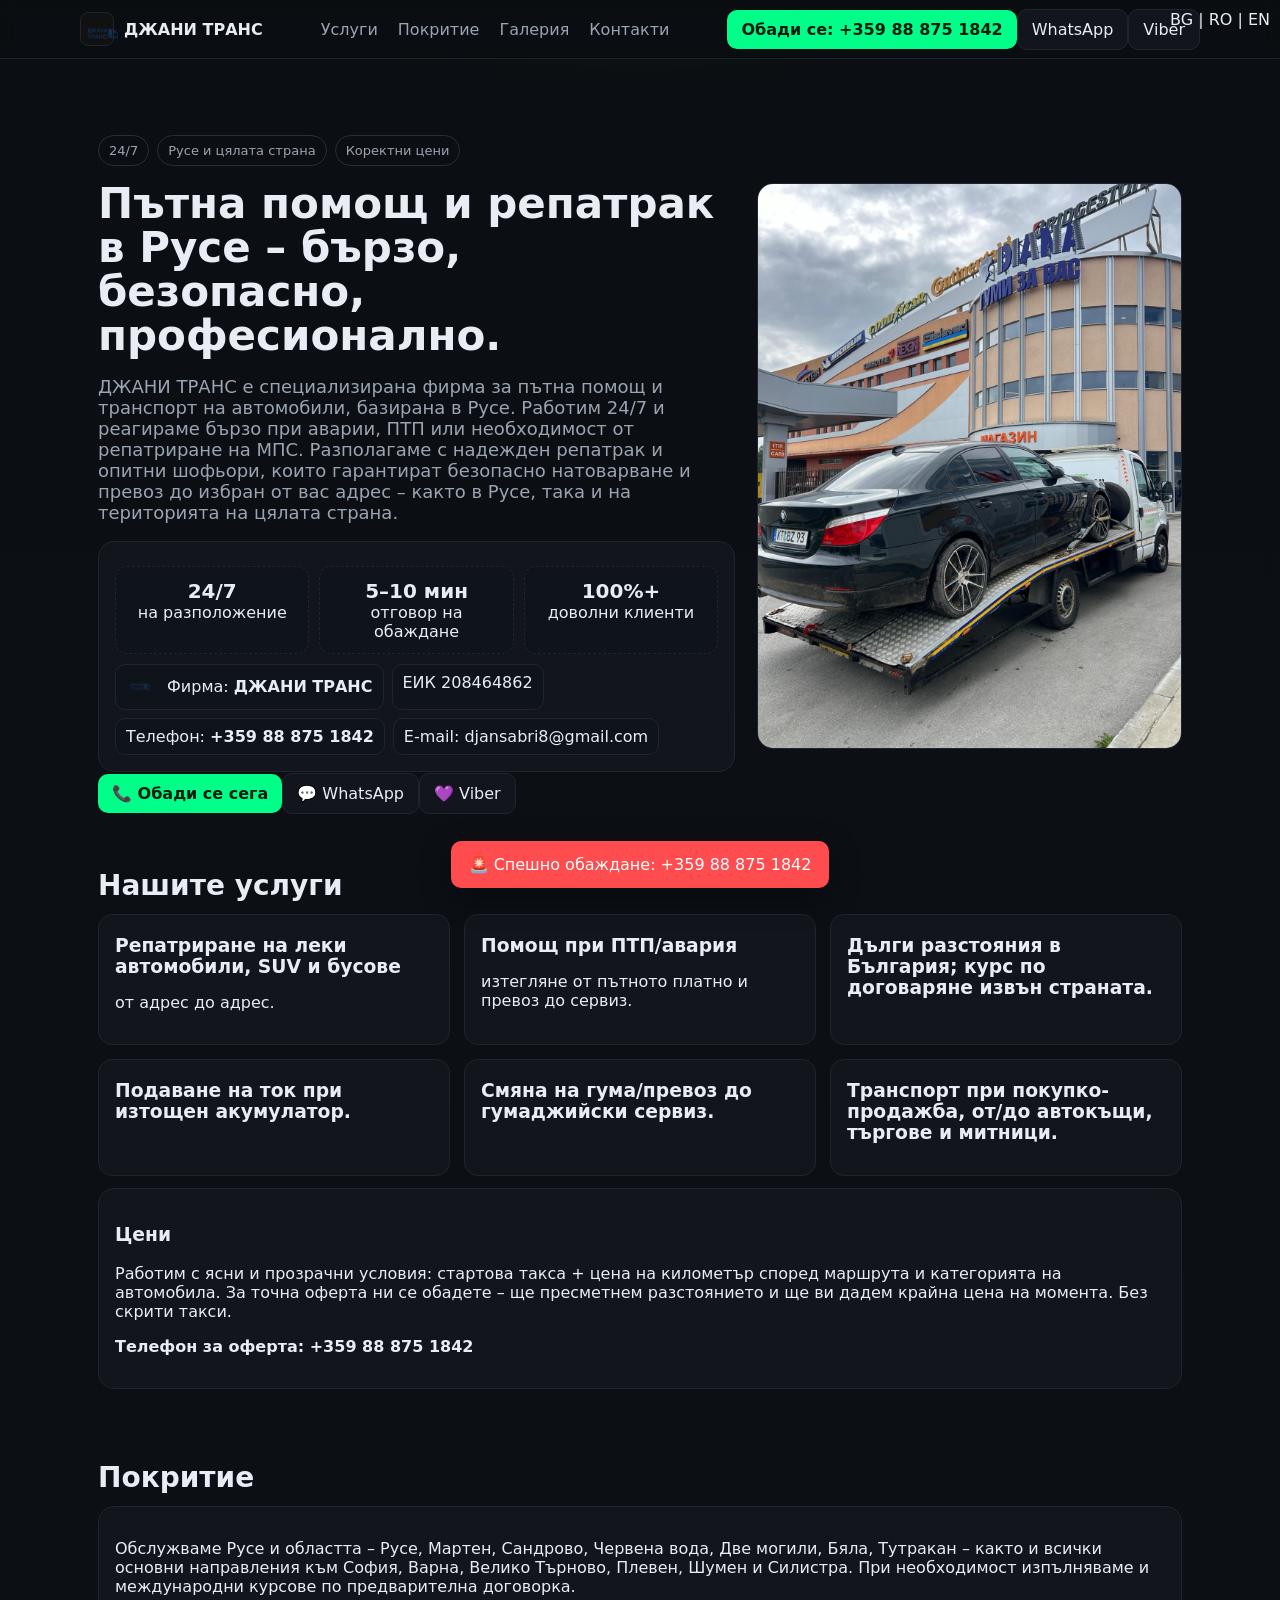
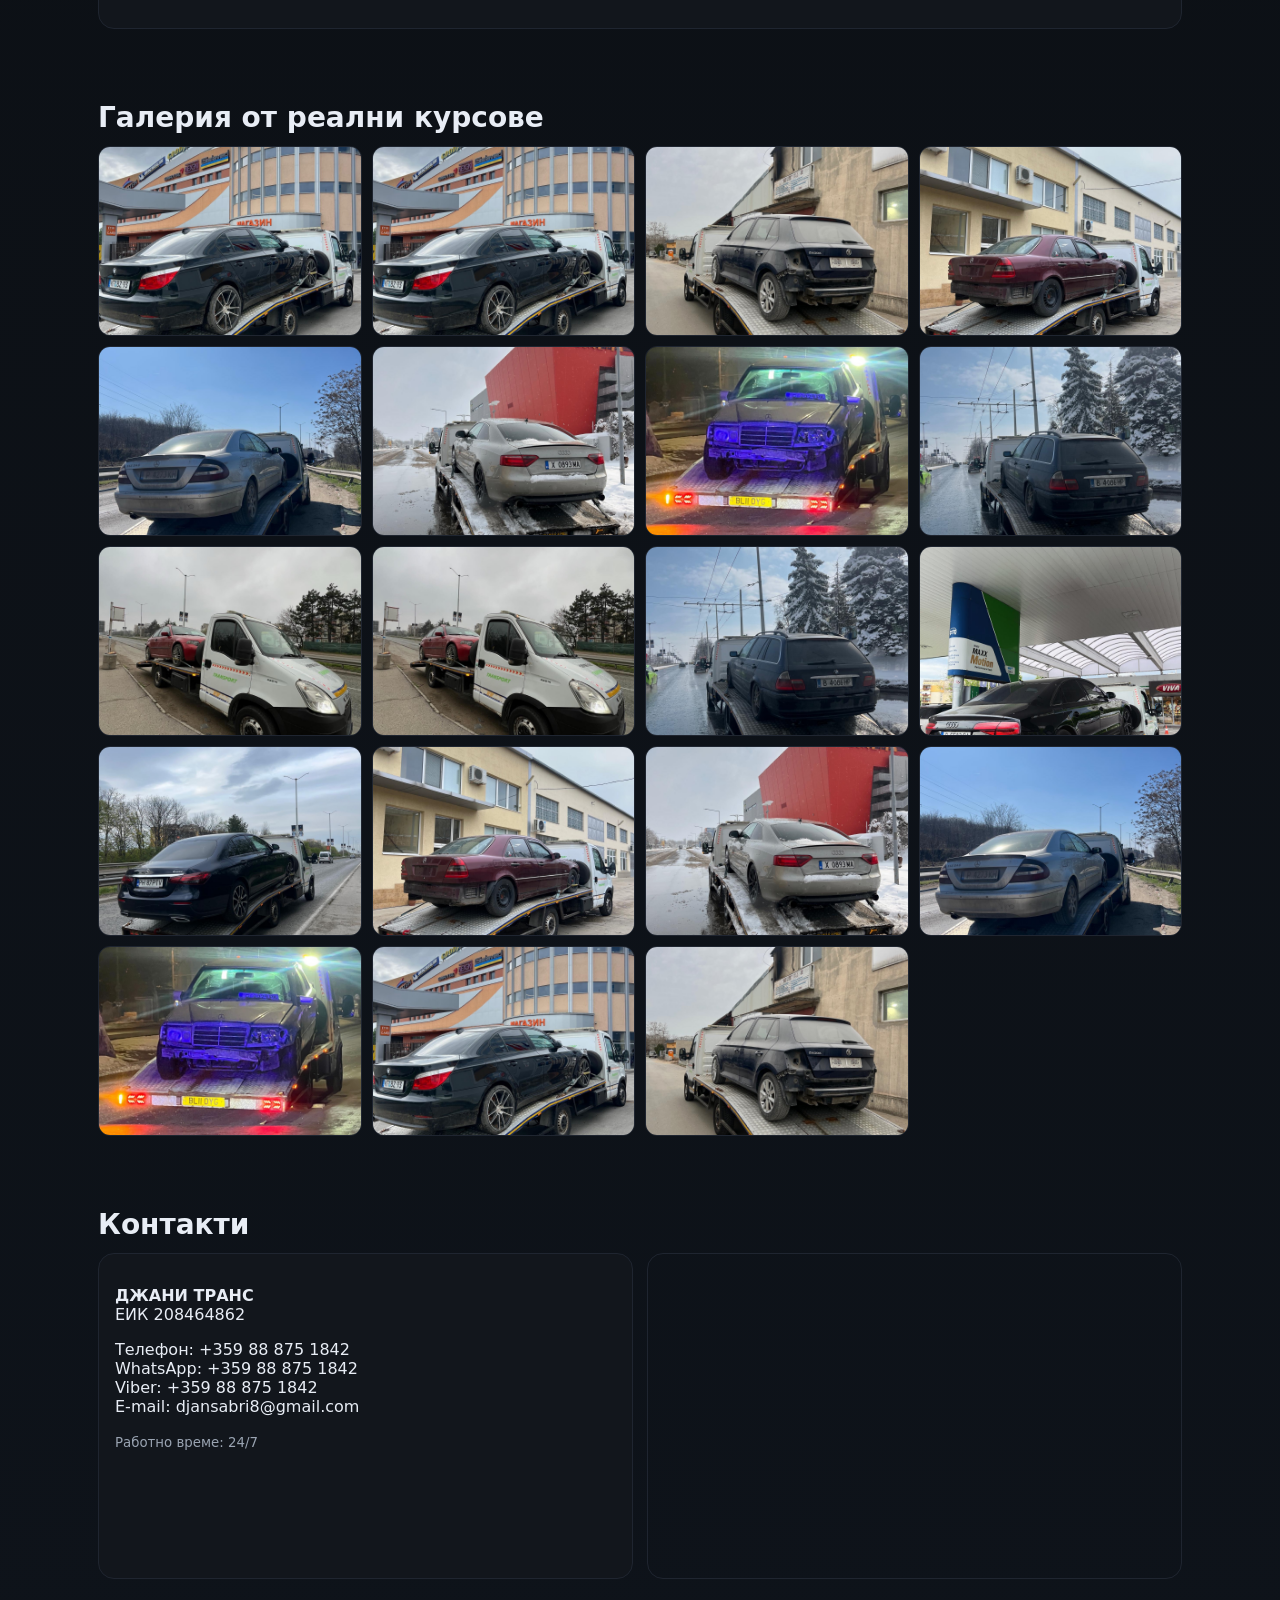
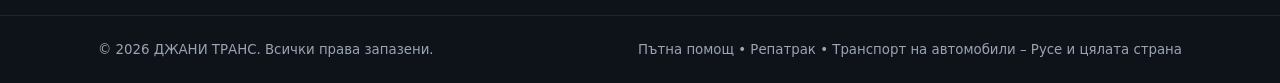
<file: index.html>
<!doctype html>
<html lang="bg" lang="bg">
<head>
  <meta charset="utf-8">
  <meta name="viewport" content="width=device-width, initial-scale=1">
  <title>Пътна помощ Русе • ДЖАНИ ТРАНС</title>
  <meta name="description" content="Професионална пътна помощ и репатрак в Русе и цялата страна. 24/7 реакция, коректни цени. Тел: +359 88 875 1842. ДЖАНИ ТРАНС – ЕИК 208464862.">
  <link rel="icon" type="image/svg+xml" href="assets/favicon.svg">
  <link rel="preload" as="image" href="assets/images/photo_03.jpg">
  <link rel="stylesheet" href="styles.css">
  <script type="application/ld+json">
{
  "@context": "https://schema.org",
  "@type": "AutoRepair",
  "name": "ДЖАНИ ТРАНС",
  "telephone": "+359 88 875 1842",
  "email": "djansabri8@gmail.com",
  "address": {
    "@type": "PostalAddress",
    "addressLocality": "Русе",
    "addressCountry": "BG"
  },
  "areaServed": "BG",
  "description": "Пътна помощ и транспорт на автомобили – 24/7, Русе и цялата страна."
}
  </script>
</head>
<body>
    <nav class="lang-switcher" style="position:fixed;top:10px;right:10px;z-index:999;">
      <a href="index.html">BG</a> | <a href="ro.html">RO</a> | <a href="en.html">EN</a>
    </nav>
    
  <header class="header">
    <div class="container header-wrap">
      <a class="brand" href="#home"><div class="logo"><img src="assets/logo.png" alt="ДЖАНИ ТРАНС лого"></div><div>ДЖАНИ ТРАНС</div></a>
      <nav class="nav"><a href="#services">Услуги</a><a href="#coverage">Покритие</a><a href="#gallery">Галерия</a><a href="#contacts">Контакти</a></nav>
      <div class="cta"><a class="btn btn-primary" href="tel:+359888751842">Обади се: +359 88 875 1842</a><a class="btn" href="https://wa.me/359888751842" target="_blank" rel="noopener">WhatsApp</a><a class="btn" href="viber://chat?number=+359888751842">Viber</a></div>
    </div>
  </header>

  <main id="home" class="hero">
    <div class="container hero-wrap">
      <div>
        <div class="badges"><span class="badge">24/7</span><span class="badge">Русе и цялата страна</span><span class="badge">Коректни цени</span></div>
        <h1>Пътна помощ и репатрак в Русе – бързо, безопасно, професионално.</h1>
        <p>ДЖАНИ ТРАНС е специализирана фирма за пътна помощ и транспорт на автомобили, базирана в Русе. Работим 24/7 и реагираме бързо при аварии, ПТП или необходимост от репатриране на МПС. Разполагаме с надежден репатрак и опитни шофьори, които гарантират безопасно натоварване и превоз до избран от вас адрес – както в Русе, така и на територията на цялата страна.</p>
        <div class="card">
          <div class="stats"><div class="stat"><strong>24/7</strong>на разположение</div><div class="stat"><strong>5–10 мин</strong>отговор на обаждане</div><div class="stat"><strong>100%+</strong>доволни клиенти</div></div>
          <div class="kv" style="margin-top:10px"><div><img src="assets/logo.png" alt="ДЖАНИ ТРАНС лого" class="logo-inline"> Фирма: <strong>ДЖАНИ ТРАНС</strong></div><div>ЕИК 208464862</div><div>Телефон: <a href="tel:+359888751842"><strong>+359 88 875 1842</strong></a></div><div>E-mail: <a href="mailto:djansabri8@gmail.com">djansabri8@gmail.com</a></div></div>
        </div>
        <div class="cta" style="margin-top:12px"><a class="btn btn-primary" href="tel:+359888751842">📞 Обади се сега</a><a class="btn" href="https://wa.me/359888751842" target="_blank">💬 WhatsApp</a><a class="btn" href="viber://chat?number=+359888751842">💜 Viber</a></div>
      </div>
      <div class="hero-img"><img src="assets/images/photo_03.jpg" alt="Пътна помощ в Русе"></div>
    </div>
  </main>

  <section id="services" class="section">
    <div class="container">
      <h2>Нашите услуги</h2>
      <div class="grid grid-3">
<div class="service"><h3>Репатриране на леки автомобили, SUV и бусове</h3><p>от адрес до адрес.</p></div>
<div class="service"><h3>Помощ при ПТП/авария</h3><p>изтегляне от пътното платно и превоз до сервиз.</p></div>
<div class="service"><h3>Дълги разстояния в България; курс по договаряне извън страната.</h3><p></p></div>
<div class="service"><h3>Подаване на ток при изтощен акумулатор.</h3><p></p></div>
<div class="service"><h3>Смяна на гума/превоз до гумаджийски сервиз.</h3><p></p></div>
<div class="service"><h3>Транспорт при покупко-продажба, от/до автокъщи, търгове и митници.</h3><p></p></div>
      </div>
      <div class="card" style="margin-top:12px"><h3>Цени</h3><p>Работим с ясни и прозрачни условия: стартова такса + цена на километър според маршрута и категорията на автомобила. За точна оферта ни се обадете – ще пресметнем разстоянието и ще ви дадем крайна цена на момента. Без скрити такси.</p><p><strong>Телефон за оферта: <a href="tel:+359888751842">+359 88 875 1842</a></strong></p></div>
    </div>
  </section>

  <section id="coverage" class="section">
    <div class="container"><h2>Покритие</h2><div class="card"><p>Обслужваме Русе и областта – Русе, Мартен, Сандрово, Червена вода, Две могили, Бяла, Тутракан – както и всички основни направления към София, Варна, Велико Търново, Плевен, Шумен и Силистра. При необходимост изпълняваме и международни курсове по предварителна договорка.</p></div></div>
  </section>

  <section id="gallery" class="section">
    <div class="container"><h2>Галерия от реални курсове</h2><div class="gallery">
          <img src="assets/images/photo_03.jpg" alt="Пътна помощ 1" loading="lazy">
          
          <img src="assets/images/photo_03.jpg" alt="Пътна помощ 3" loading="lazy">
          <img src="assets/images/photo_04.jpg" alt="Пътна помощ 4" loading="lazy">
          <img src="assets/images/photo_05.jpg" alt="Пътна помощ 5" loading="lazy">
          <img src="assets/images/photo_06.jpg" alt="Пътна помощ 6" loading="lazy">
          <img src="assets/images/photo_07.jpg" alt="Пътна помощ 7" loading="lazy">
          <img src="assets/images/photo_08.jpg" alt="Пътна помощ 8" loading="lazy">
          <img src="assets/images/photo_09.jpg" alt="Пътна помощ 9" loading="lazy">
          <img src="assets/images/photo_10.jpg" alt="Пътна помощ 10" loading="lazy">
          <img src="assets/images/photo_11.jpg" alt="Пътна помощ 11" loading="lazy">
          <img src="assets/images/photo_12.jpg" alt="Пътна помощ 12" loading="lazy">
          <img src="assets/images/photo_13.jpg" alt="Пътна помощ 13" loading="lazy">
          <img src="assets/images/photo_14.jpg" alt="Пътна помощ 14" loading="lazy">
          <img src="assets/images/photo_15.jpg" alt="Пътна помощ 15" loading="lazy">
          <img src="assets/images/photo_16.jpg" alt="Пътна помощ 16" loading="lazy">
          <img src="assets/images/photo_17.jpg" alt="Пътна помощ 17" loading="lazy">
          <img src="assets/images/photo_18.jpg" alt="Пътна помощ 18" loading="lazy">
          <img src="assets/images/photo_19.jpg" alt="Пътна помощ 19" loading="lazy">
          <img src="assets/images/photo_20.jpg" alt="Пътна помощ 20" loading="lazy">
      </div></div>
  </section>

  <section id="contacts" class="section">
    <div class="container">
      <h2>Контакти</h2>
      <div class="grid grid-2">
        <div class="card">
          <p><strong>ДЖАНИ ТРАНС</strong><br>ЕИК 208464862</p>
          <p>Телефон: <a href="tel:+359888751842">+359 88 875 1842</a><br>WhatsApp: <a href="https://wa.me/359888751842" target="_blank" rel="noopener">+359 88 875 1842</a><br>Viber: <a href="viber://chat?number=+359888751842">+359 88 875 1842</a><br>E-mail: <a href="mailto:djansabri8@gmail.com">djansabri8@gmail.com</a></p>
          <p><small>Работно време: 24/7</small></p>
        </div>
        <div class="map"><iframe title="Карта" src="https://www.openstreetmap.org/export/embed.html?bbox=25.9%2C43.6%2C26.4%2C44.1&layer=mapnik" style="border:0;width:100%;height:320px"></iframe></div>
      </div>
    </div>
  </section>

  <div class="callbar"><a class="btn btn-danger" href="tel:+359888751842">🚨 Спешно обаждане: +359 88 875 1842</a></div>
  <footer class="footer"><div class="container"><div style="display:flex;justify-content:space-between;gap:10px;flex-wrap:wrap;align-items:center"><small>© <span id="year"></span> ДЖАНИ ТРАНС. Всички права запазени.</small><small>Пътна помощ • Репатрак • Транспорт на автомобили – Русе и цялата страна</small></div></div></footer>
  <script src="script.js"></script>

    <!-- Visitor counter (replace data-id with your ID from counter.dev) -->
    <script src="https://counter.dev/track.js" data-id="REPLACE-WITH-YOUR-ID" data-utcoffset="2"></script>
    
</body>
</html>
</file>
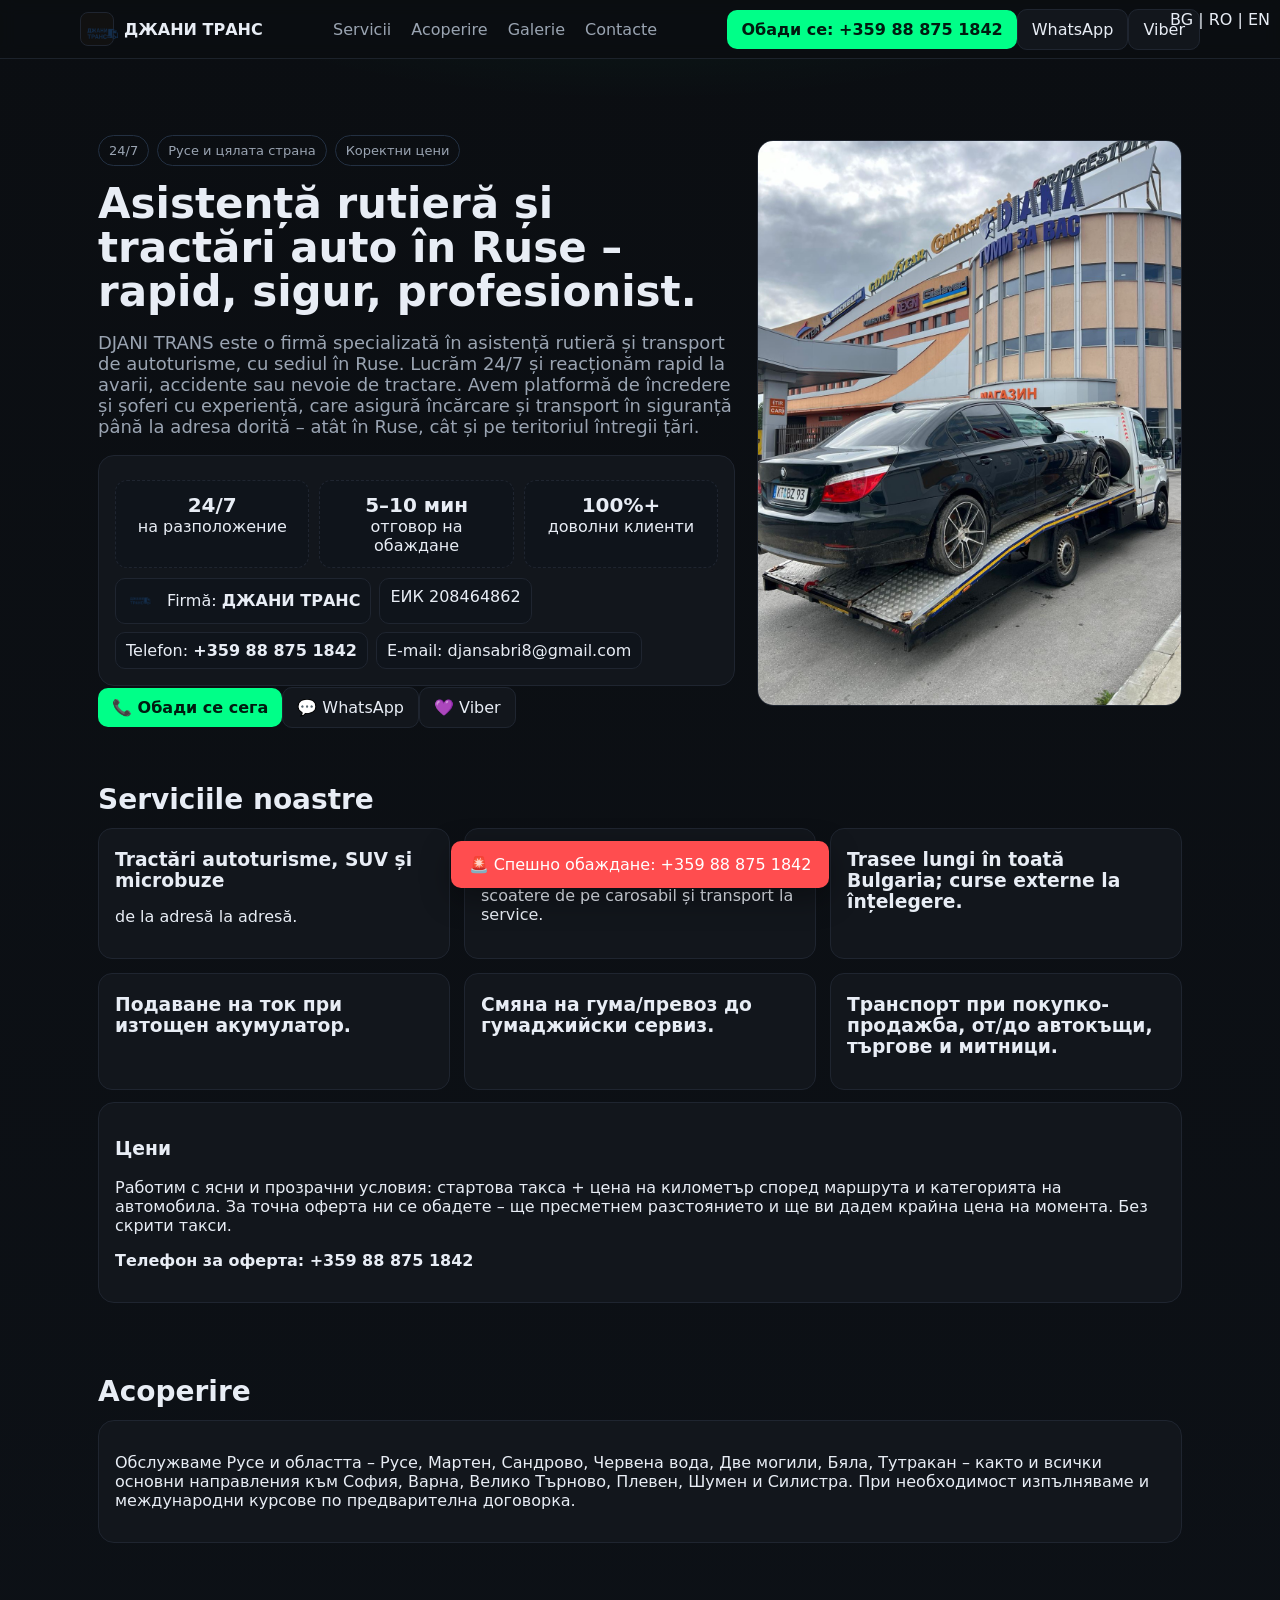
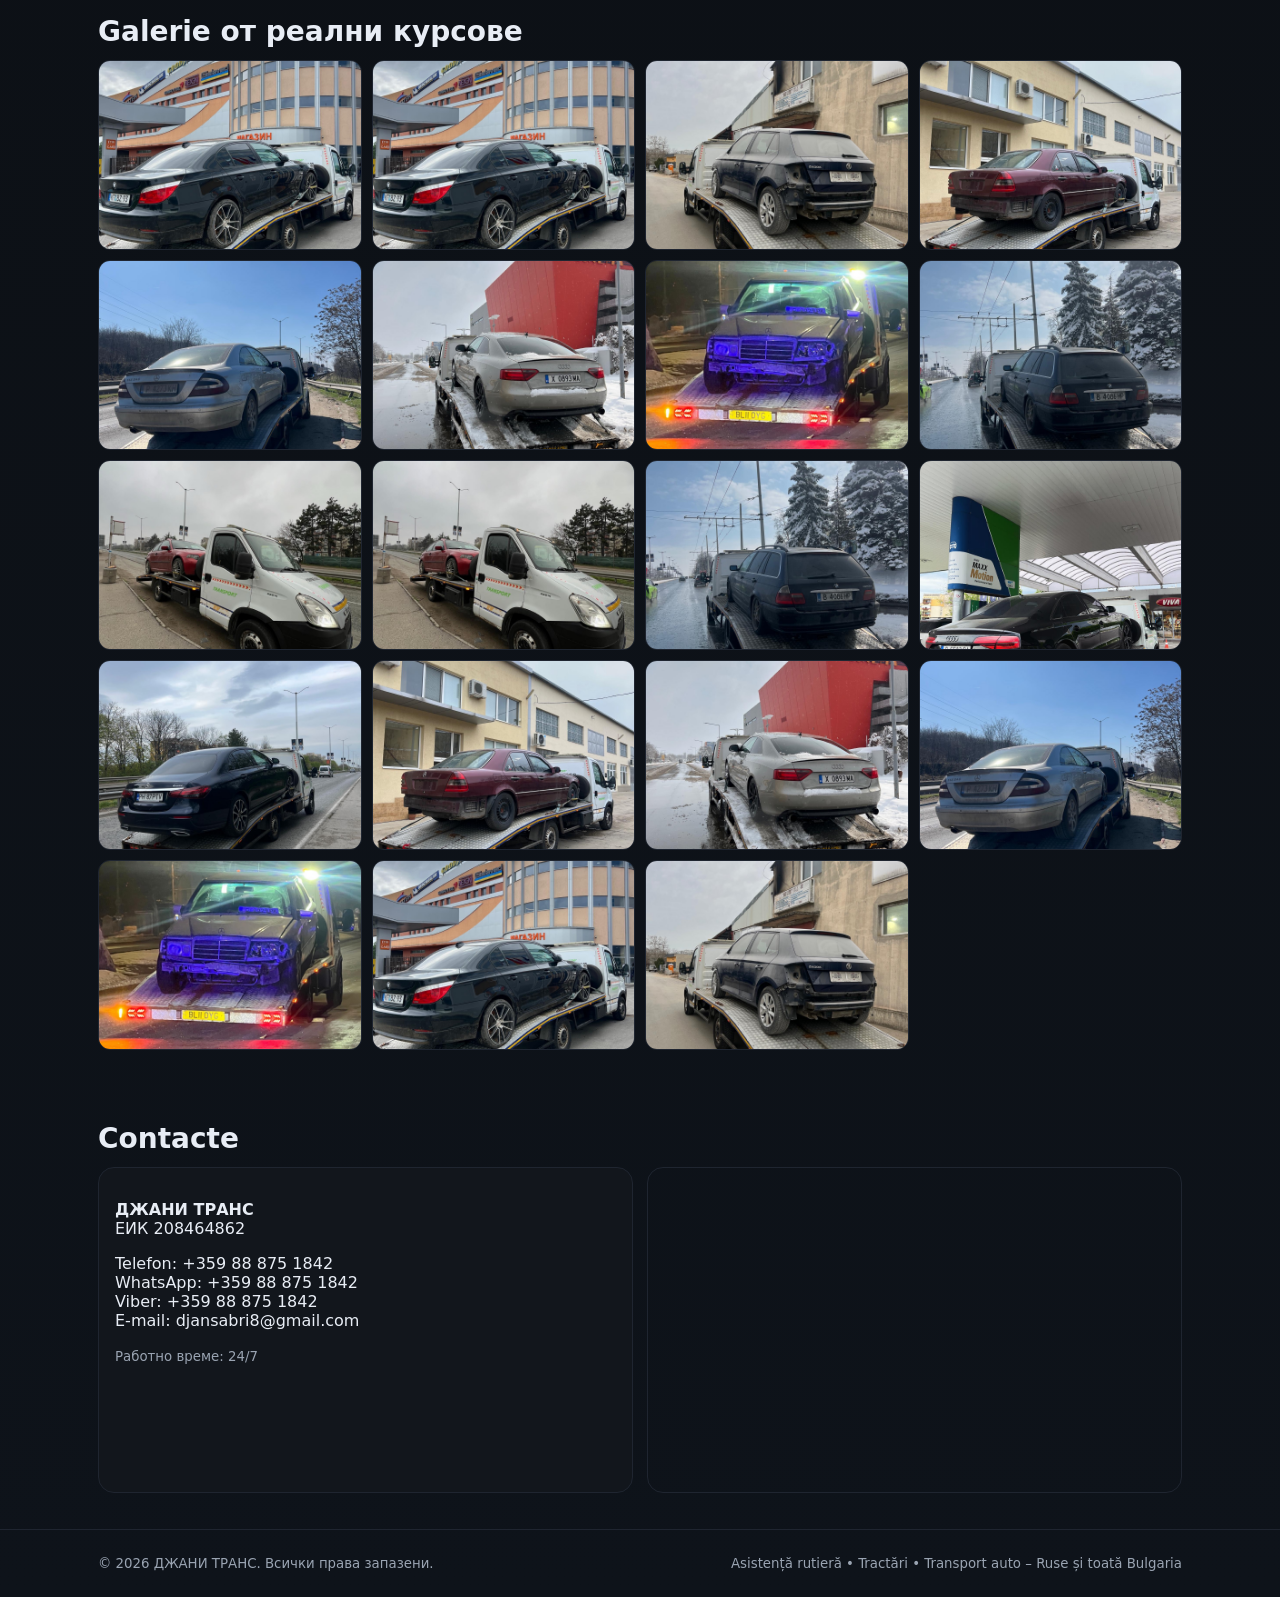
<file: en.html>
<!doctype html>
<html lang="ro">
<head>
  <meta charset="utf-8">
  <meta name="viewport" content="width=device-width, initial-scale=1">
  <title>Roadside assistance Ruse • DJANI TRANS</title>
  <meta name="description" content="Професионална пътна помощ и репатрак в Русе и цялата страна. 24/7 реакция, коректни цени. Тел: +359 88 875 1842. ДЖАНИ ТРАНС – ЕИК 208464862.">
  <link rel="icon" type="image/svg+xml" href="assets/favicon.svg">
  <link rel="preload" as="image" href="assets/images/photo_03.jpg">
  <link rel="stylesheet" href="styles.css">
  <script type="application/ld+json">
{
  "@context": "https://schema.org",
  "@type": "AutoRepair",
  "name": "ДЖАНИ ТРАНС",
  "telephone": "+359 88 875 1842",
  "email": "djansabri8@gmail.com",
  "address": {
    "@type": "PostalAddress",
    "addressLocality": "Русе",
    "addressCountry": "BG"
  },
  "areaServed": "BG",
  "description": "Пътна помощ и транспорт на автомобили – 24/7, Русе и цялата страна."
}
  </script>
</head>
<body>
    <nav class="lang-switcher" style="position:fixed;top:10px;right:10px;z-index:999;">
      <a href="index.html">BG</a> | <a href="ro.html">RO</a> | <a href="en.html">EN</a>
    </nav>
    
  <header class="header">
    <div class="container header-wrap">
      <a class="brand" href="#home"><div class="logo"><img src="assets/logo.png" alt="ДЖАНИ ТРАНС лого"></div><div>ДЖАНИ ТРАНС</div></a>
      <nav class="nav"><a href="#services">Servicii</a><a href="#coverage">Acoperire</a><a href="#gallery">Galerie</a><a href="#contacts">Contacte</a></nav>
      <div class="cta"><a class="btn btn-primary" href="tel:+359888751842">Обади се: +359 88 875 1842</a><a class="btn" href="https://wa.me/359888751842" target="_blank" rel="noopener">WhatsApp</a><a class="btn" href="viber://chat?number=+359888751842">Viber</a></div>
    </div>
  </header>

  <main id="home" class="hero">
    <div class="container hero-wrap">
      <div>
        <div class="badges"><span class="badge">24/7</span><span class="badge">Русе и цялата страна</span><span class="badge">Коректни цени</span></div>
        <h1>Asistență rutieră și tractări auto în Ruse – rapid, sigur, profesionist.</h1>
        <p>DJANI TRANS este o firmă specializată în asistență rutieră și transport de autoturisme, cu sediul în Ruse. Lucrăm 24/7 și reacționăm rapid la avarii, accidente sau nevoie de tractare. Avem platformă de încredere și șoferi cu experiență, care asigură încărcare și transport în siguranță până la adresa dorită – atât în Ruse, cât și pe teritoriul întregii țări.</p>
        <div class="card">
          <div class="stats"><div class="stat"><strong>24/7</strong>на разположение</div><div class="stat"><strong>5–10 мин</strong>отговор на обаждане</div><div class="stat"><strong>100%+</strong>доволни клиенти</div></div>
          <div class="kv" style="margin-top:10px"><div><img src="assets/logo.png" alt="ДЖАНИ ТРАНС лого" class="logo-inline"> Firmă: <strong>ДЖАНИ ТРАНС</strong></div><div>ЕИК 208464862</div><div>Telefon: <a href="tel:+359888751842"><strong>+359 88 875 1842</strong></a></div><div>E-mail: <a href="mailto:djansabri8@gmail.com">djansabri8@gmail.com</a></div></div>
        </div>
        <div class="cta" style="margin-top:12px"><a class="btn btn-primary" href="tel:+359888751842">📞 Обади се сега</a><a class="btn" href="https://wa.me/359888751842" target="_blank">💬 WhatsApp</a><a class="btn" href="viber://chat?number=+359888751842">💜 Viber</a></div>
      </div>
      <div class="hero-img"><img src="assets/images/photo_03.jpg" alt="Пътна помощ в Русе"></div>
    </div>
  </main>

  <section id="services" class="section">
    <div class="container">
      <h2>Serviciile noastre</h2>
      <div class="grid grid-3">
<div class="service"><h3>Tractări autoturisme, SUV și microbuze</h3><p>de la adresă la adresă.</p></div>
<div class="service"><h3>Asistență la accident/pană</h3><p>scoatere de pe carosabil și transport la service.</p></div>
<div class="service"><h3>Trasee lungi în toată Bulgaria; curse externe la înțelegere.</h3><p></p></div>
<div class="service"><h3>Подаване на ток при изтощен акумулатор.</h3><p></p></div>
<div class="service"><h3>Смяна на гума/превоз до гумаджийски сервиз.</h3><p></p></div>
<div class="service"><h3>Транспорт при покупко-продажба, от/до автокъщи, търгове и митници.</h3><p></p></div>
      </div>
      <div class="card" style="margin-top:12px"><h3>Цени</h3><p>Работим с ясни и прозрачни условия: стартова такса + цена на километър според маршрута и категорията на автомобила. За точна оферта ни се обадете – ще пресметнем разстоянието и ще ви дадем крайна цена на момента. Без скрити такси.</p><p><strong>Телефон за оферта: <a href="tel:+359888751842">+359 88 875 1842</a></strong></p></div>
    </div>
  </section>

  <section id="coverage" class="section">
    <div class="container"><h2>Acoperire</h2><div class="card"><p>Обслужваме Русе и областта – Русе, Мартен, Сандрово, Червена вода, Две могили, Бяла, Тутракан – както и всички основни направления към София, Варна, Велико Търново, Плевен, Шумен и Силистра. При необходимост изпълняваме и международни курсове по предварителна договорка.</p></div></div>
  </section>

  <section id="gallery" class="section">
    <div class="container"><h2>Galerie от реални курсове</h2><div class="gallery">
          <img src="assets/images/photo_03.jpg" alt="Пътна помощ 1" loading="lazy">
          
          <img src="assets/images/photo_03.jpg" alt="Пътна помощ 3" loading="lazy">
          <img src="assets/images/photo_04.jpg" alt="Пътна помощ 4" loading="lazy">
          <img src="assets/images/photo_05.jpg" alt="Пътна помощ 5" loading="lazy">
          <img src="assets/images/photo_06.jpg" alt="Пътна помощ 6" loading="lazy">
          <img src="assets/images/photo_07.jpg" alt="Пътна помощ 7" loading="lazy">
          <img src="assets/images/photo_08.jpg" alt="Пътна помощ 8" loading="lazy">
          <img src="assets/images/photo_09.jpg" alt="Пътна помощ 9" loading="lazy">
          <img src="assets/images/photo_10.jpg" alt="Пътна помощ 10" loading="lazy">
          <img src="assets/images/photo_11.jpg" alt="Пътна помощ 11" loading="lazy">
          <img src="assets/images/photo_12.jpg" alt="Пътна помощ 12" loading="lazy">
          <img src="assets/images/photo_13.jpg" alt="Пътна помощ 13" loading="lazy">
          <img src="assets/images/photo_14.jpg" alt="Пътна помощ 14" loading="lazy">
          <img src="assets/images/photo_15.jpg" alt="Пътна помощ 15" loading="lazy">
          <img src="assets/images/photo_16.jpg" alt="Пътна помощ 16" loading="lazy">
          <img src="assets/images/photo_17.jpg" alt="Пътна помощ 17" loading="lazy">
          <img src="assets/images/photo_18.jpg" alt="Пътна помощ 18" loading="lazy">
          <img src="assets/images/photo_19.jpg" alt="Пътна помощ 19" loading="lazy">
          <img src="assets/images/photo_20.jpg" alt="Пътна помощ 20" loading="lazy">
      </div></div>
  </section>

  <section id="contacts" class="section">
    <div class="container">
      <h2>Contacte</h2>
      <div class="grid grid-2">
        <div class="card">
          <p><strong>ДЖАНИ ТРАНС</strong><br>ЕИК 208464862</p>
          <p>Telefon: <a href="tel:+359888751842">+359 88 875 1842</a><br>WhatsApp: <a href="https://wa.me/359888751842" target="_blank" rel="noopener">+359 88 875 1842</a><br>Viber: <a href="viber://chat?number=+359888751842">+359 88 875 1842</a><br>E-mail: <a href="mailto:djansabri8@gmail.com">djansabri8@gmail.com</a></p>
          <p><small>Работно време: 24/7</small></p>
        </div>
        <div class="map"><iframe title="Карта" src="https://www.openstreetmap.org/export/embed.html?bbox=25.9%2C43.6%2C26.4%2C44.1&layer=mapnik" style="border:0;width:100%;height:320px"></iframe></div>
      </div>
    </div>
  </section>

  <div class="callbar"><a class="btn btn-danger" href="tel:+359888751842">🚨 Спешно обаждане: +359 88 875 1842</a></div>
  <footer class="footer"><div class="container"><div style="display:flex;justify-content:space-between;gap:10px;flex-wrap:wrap;align-items:center"><small>© <span id="year"></span> ДЖАНИ ТРАНС. Всички права запазени.</small><small>Asistență rutieră • Tractări • Transport auto – Ruse și toată Bulgaria</small></div></div></footer>
  <script src="script.js"></script>

    <!-- Visitor counter (replace data-id with your ID from counter.dev) -->
    <script src="https://counter.dev/track.js" data-id="REPLACE-WITH-YOUR-ID" data-utcoffset="2"></script>
    
</body>
</html>
</file>
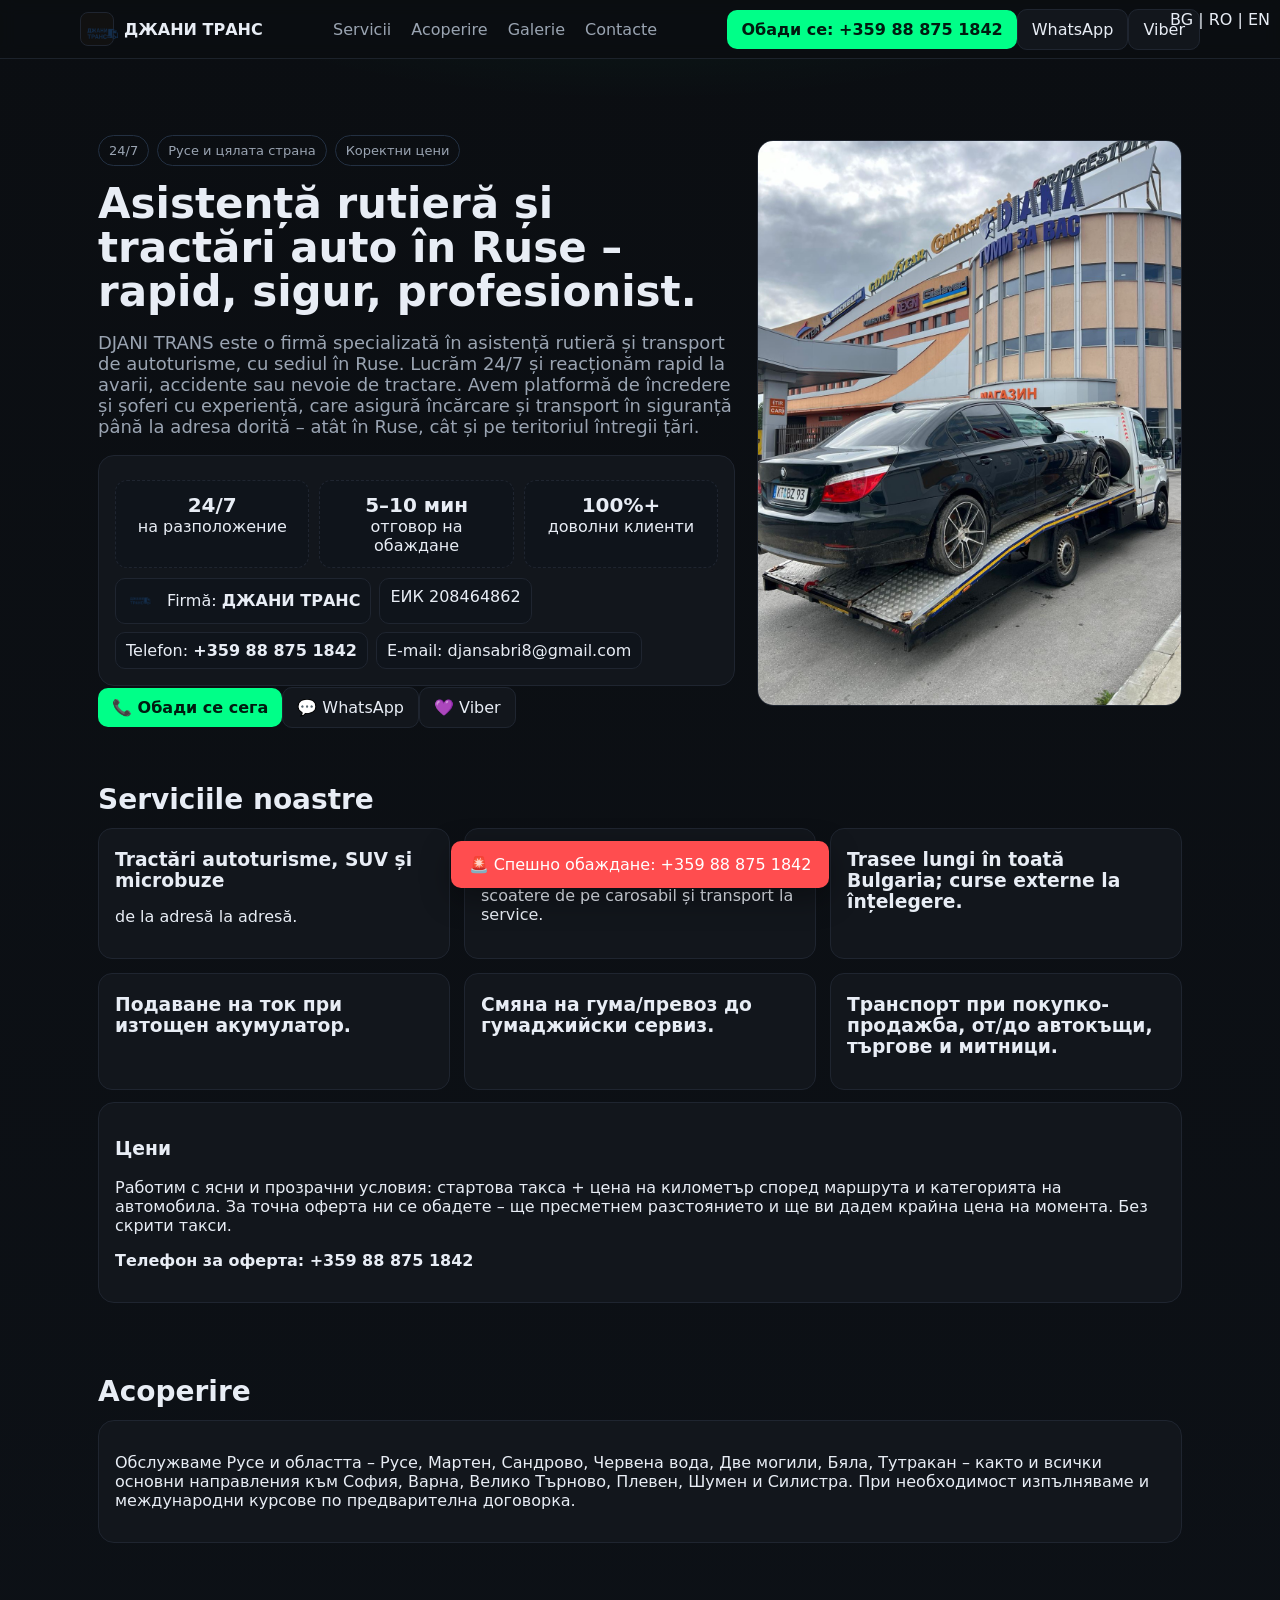
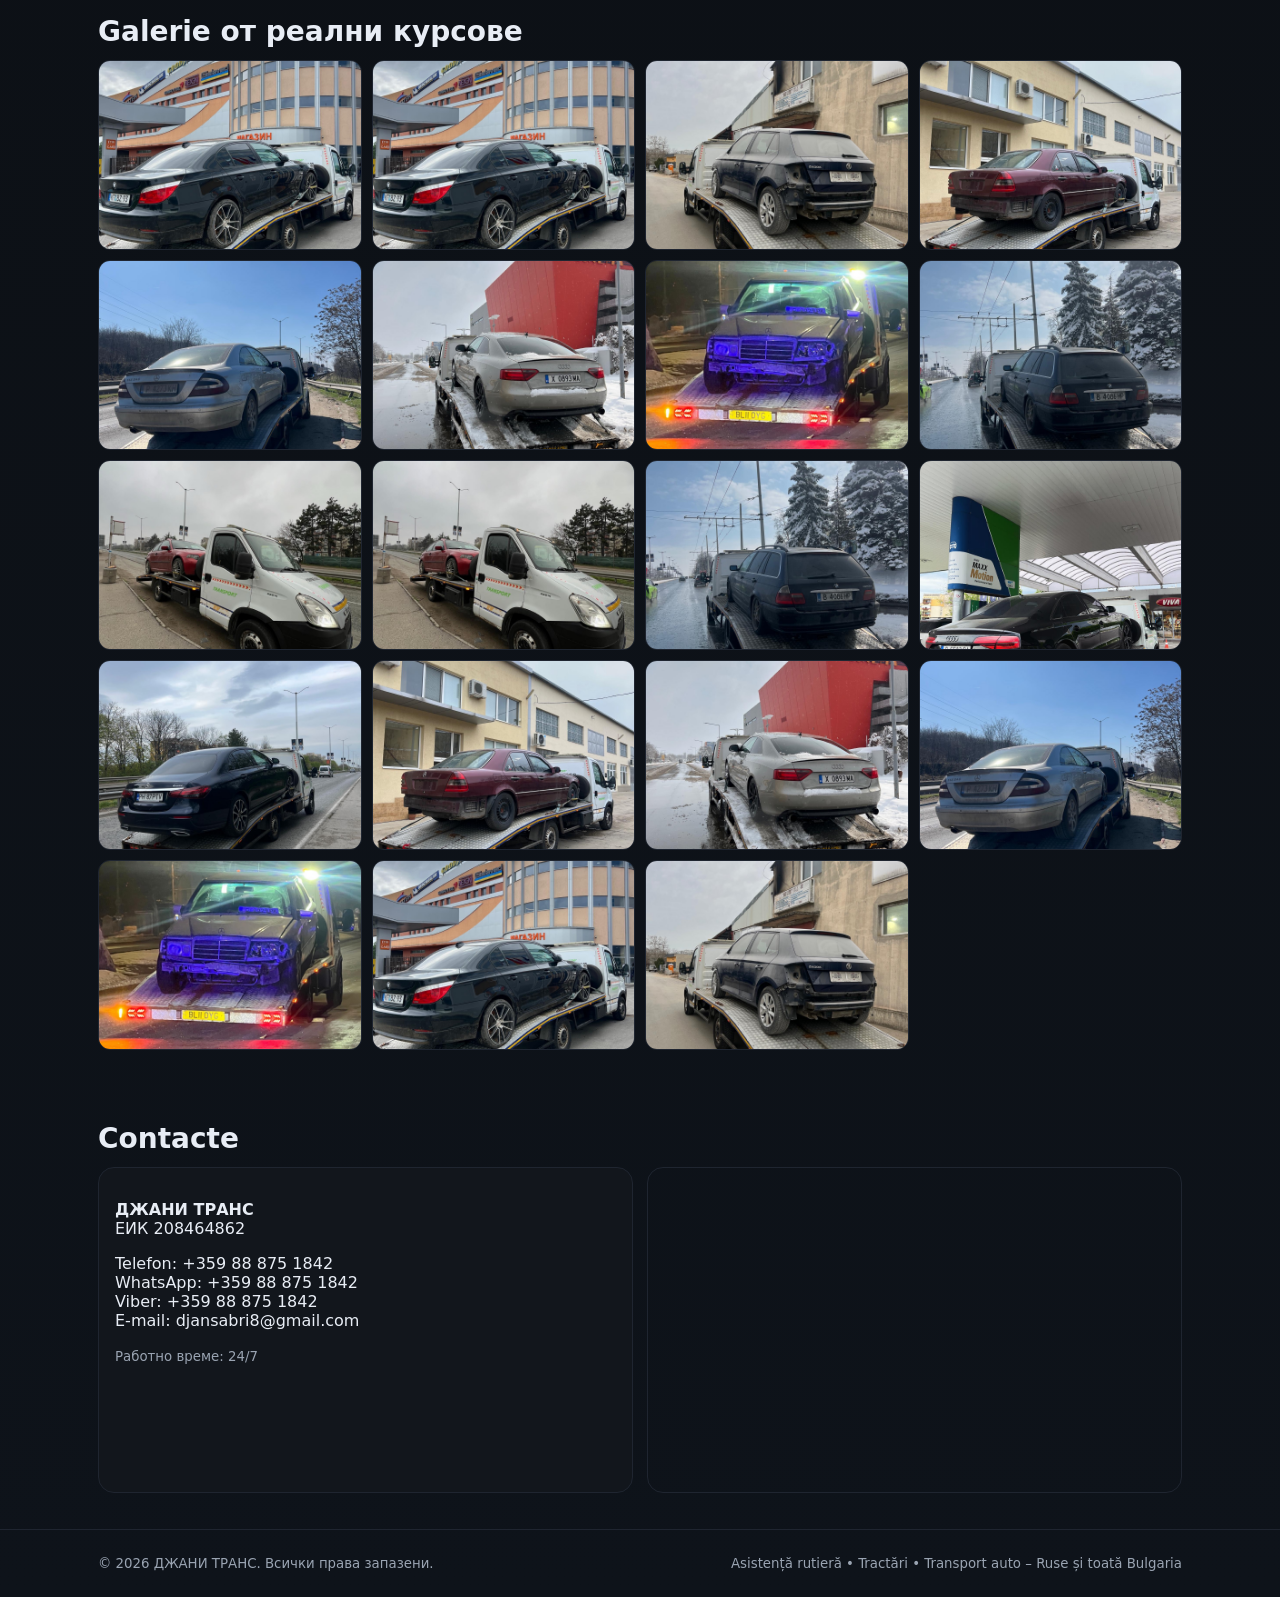
<file: ro.html>
<!doctype html>
<html lang="ro">
<head>
  <meta charset="utf-8">
  <meta name="viewport" content="width=device-width, initial-scale=1">
  <title>Asistență rutieră Ruse • DJANI TRANS</title>
  <meta name="description" content="Професионална пътна помощ и репатрак в Русе и цялата страна. 24/7 реакция, коректни цени. Тел: +359 88 875 1842. ДЖАНИ ТРАНС – ЕИК 208464862.">
  <link rel="icon" type="image/svg+xml" href="assets/favicon.svg">
  <link rel="preload" as="image" href="assets/images/photo_03.jpg">
  <link rel="stylesheet" href="styles.css">
  <script type="application/ld+json">
{
  "@context": "https://schema.org",
  "@type": "AutoRepair",
  "name": "ДЖАНИ ТРАНС",
  "telephone": "+359 88 875 1842",
  "email": "djansabri8@gmail.com",
  "address": {
    "@type": "PostalAddress",
    "addressLocality": "Русе",
    "addressCountry": "BG"
  },
  "areaServed": "BG",
  "description": "Пътна помощ и транспорт на автомобили – 24/7, Русе и цялата страна."
}
  </script>
</head>
<body>
    <nav class="lang-switcher" style="position:fixed;top:10px;right:10px;z-index:999;">
      <a href="index.html">BG</a> | <a href="ro.html">RO</a> | <a href="en.html">EN</a>
    </nav>
    
  <header class="header">
    <div class="container header-wrap">
      <a class="brand" href="#home"><div class="logo"><img src="assets/logo.png" alt="ДЖАНИ ТРАНС лого"></div><div>ДЖАНИ ТРАНС</div></a>
      <nav class="nav"><a href="#services">Servicii</a><a href="#coverage">Acoperire</a><a href="#gallery">Galerie</a><a href="#contacts">Contacte</a></nav>
      <div class="cta"><a class="btn btn-primary" href="tel:+359888751842">Обади се: +359 88 875 1842</a><a class="btn" href="https://wa.me/359888751842" target="_blank" rel="noopener">WhatsApp</a><a class="btn" href="viber://chat?number=+359888751842">Viber</a></div>
    </div>
  </header>

  <main id="home" class="hero">
    <div class="container hero-wrap">
      <div>
        <div class="badges"><span class="badge">24/7</span><span class="badge">Русе и цялата страна</span><span class="badge">Коректни цени</span></div>
        <h1>Asistență rutieră și tractări auto în Ruse – rapid, sigur, profesionist.</h1>
        <p>DJANI TRANS este o firmă specializată în asistență rutieră și transport de autoturisme, cu sediul în Ruse. Lucrăm 24/7 și reacționăm rapid la avarii, accidente sau nevoie de tractare. Avem platformă de încredere și șoferi cu experiență, care asigură încărcare și transport în siguranță până la adresa dorită – atât în Ruse, cât și pe teritoriul întregii țări.</p>
        <div class="card">
          <div class="stats"><div class="stat"><strong>24/7</strong>на разположение</div><div class="stat"><strong>5–10 мин</strong>отговор на обаждане</div><div class="stat"><strong>100%+</strong>доволни клиенти</div></div>
          <div class="kv" style="margin-top:10px"><div><img src="assets/logo.png" alt="ДЖАНИ ТРАНС лого" class="logo-inline"> Firmă: <strong>ДЖАНИ ТРАНС</strong></div><div>ЕИК 208464862</div><div>Telefon: <a href="tel:+359888751842"><strong>+359 88 875 1842</strong></a></div><div>E-mail: <a href="mailto:djansabri8@gmail.com">djansabri8@gmail.com</a></div></div>
        </div>
        <div class="cta" style="margin-top:12px"><a class="btn btn-primary" href="tel:+359888751842">📞 Обади се сега</a><a class="btn" href="https://wa.me/359888751842" target="_blank">💬 WhatsApp</a><a class="btn" href="viber://chat?number=+359888751842">💜 Viber</a></div>
      </div>
      <div class="hero-img"><img src="assets/images/photo_03.jpg" alt="Пътна помощ в Русе"></div>
    </div>
  </main>

  <section id="services" class="section">
    <div class="container">
      <h2>Serviciile noastre</h2>
      <div class="grid grid-3">
<div class="service"><h3>Tractări autoturisme, SUV și microbuze</h3><p>de la adresă la adresă.</p></div>
<div class="service"><h3>Asistență la accident/pană</h3><p>scoatere de pe carosabil și transport la service.</p></div>
<div class="service"><h3>Trasee lungi în toată Bulgaria; curse externe la înțelegere.</h3><p></p></div>
<div class="service"><h3>Подаване на ток при изтощен акумулатор.</h3><p></p></div>
<div class="service"><h3>Смяна на гума/превоз до гумаджийски сервиз.</h3><p></p></div>
<div class="service"><h3>Транспорт при покупко-продажба, от/до автокъщи, търгове и митници.</h3><p></p></div>
      </div>
      <div class="card" style="margin-top:12px"><h3>Цени</h3><p>Работим с ясни и прозрачни условия: стартова такса + цена на километър според маршрута и категорията на автомобила. За точна оферта ни се обадете – ще пресметнем разстоянието и ще ви дадем крайна цена на момента. Без скрити такси.</p><p><strong>Телефон за оферта: <a href="tel:+359888751842">+359 88 875 1842</a></strong></p></div>
    </div>
  </section>

  <section id="coverage" class="section">
    <div class="container"><h2>Acoperire</h2><div class="card"><p>Обслужваме Русе и областта – Русе, Мартен, Сандрово, Червена вода, Две могили, Бяла, Тутракан – както и всички основни направления към София, Варна, Велико Търново, Плевен, Шумен и Силистра. При необходимост изпълняваме и международни курсове по предварителна договорка.</p></div></div>
  </section>

  <section id="gallery" class="section">
    <div class="container"><h2>Galerie от реални курсове</h2><div class="gallery">
          <img src="assets/images/photo_03.jpg" alt="Пътна помощ 1" loading="lazy">
          
          <img src="assets/images/photo_03.jpg" alt="Пътна помощ 3" loading="lazy">
          <img src="assets/images/photo_04.jpg" alt="Пътна помощ 4" loading="lazy">
          <img src="assets/images/photo_05.jpg" alt="Пътна помощ 5" loading="lazy">
          <img src="assets/images/photo_06.jpg" alt="Пътна помощ 6" loading="lazy">
          <img src="assets/images/photo_07.jpg" alt="Пътна помощ 7" loading="lazy">
          <img src="assets/images/photo_08.jpg" alt="Пътна помощ 8" loading="lazy">
          <img src="assets/images/photo_09.jpg" alt="Пътна помощ 9" loading="lazy">
          <img src="assets/images/photo_10.jpg" alt="Пътна помощ 10" loading="lazy">
          <img src="assets/images/photo_11.jpg" alt="Пътна помощ 11" loading="lazy">
          <img src="assets/images/photo_12.jpg" alt="Пътна помощ 12" loading="lazy">
          <img src="assets/images/photo_13.jpg" alt="Пътна помощ 13" loading="lazy">
          <img src="assets/images/photo_14.jpg" alt="Пътна помощ 14" loading="lazy">
          <img src="assets/images/photo_15.jpg" alt="Пътна помощ 15" loading="lazy">
          <img src="assets/images/photo_16.jpg" alt="Пътна помощ 16" loading="lazy">
          <img src="assets/images/photo_17.jpg" alt="Пътна помощ 17" loading="lazy">
          <img src="assets/images/photo_18.jpg" alt="Пътна помощ 18" loading="lazy">
          <img src="assets/images/photo_19.jpg" alt="Пътна помощ 19" loading="lazy">
          <img src="assets/images/photo_20.jpg" alt="Пътна помощ 20" loading="lazy">
      </div></div>
  </section>

  <section id="contacts" class="section">
    <div class="container">
      <h2>Contacte</h2>
      <div class="grid grid-2">
        <div class="card">
          <p><strong>ДЖАНИ ТРАНС</strong><br>ЕИК 208464862</p>
          <p>Telefon: <a href="tel:+359888751842">+359 88 875 1842</a><br>WhatsApp: <a href="https://wa.me/359888751842" target="_blank" rel="noopener">+359 88 875 1842</a><br>Viber: <a href="viber://chat?number=+359888751842">+359 88 875 1842</a><br>E-mail: <a href="mailto:djansabri8@gmail.com">djansabri8@gmail.com</a></p>
          <p><small>Работно време: 24/7</small></p>
        </div>
        <div class="map"><iframe title="Карта" src="https://www.openstreetmap.org/export/embed.html?bbox=25.9%2C43.6%2C26.4%2C44.1&layer=mapnik" style="border:0;width:100%;height:320px"></iframe></div>
      </div>
    </div>
  </section>

  <div class="callbar"><a class="btn btn-danger" href="tel:+359888751842">🚨 Спешно обаждане: +359 88 875 1842</a></div>
  <footer class="footer"><div class="container"><div style="display:flex;justify-content:space-between;gap:10px;flex-wrap:wrap;align-items:center"><small>© <span id="year"></span> ДЖАНИ ТРАНС. Всички права запазени.</small><small>Asistență rutieră • Tractări • Transport auto – Ruse și toată Bulgaria</small></div></div></footer>
  <script src="script.js"></script>

    <!-- Visitor counter (replace data-id with your ID from counter.dev) -->
    <script src="https://counter.dev/track.js" data-id="REPLACE-WITH-YOUR-ID" data-utcoffset="2"></script>
    
</body>
</html>
</file>
<file: styles.css>
:root{--bg:#0b0e12;--card:#12161c;--accent:#00ff88;--muted:#9aa4b2;--text:#e8edf5;--danger:#ff4d4f}
*{box-sizing:border-box}html{scroll-behavior:smooth}body{margin:0;font-family:system-ui,-apple-system,Segoe UI,Roboto,Ubuntu,Cantarell,Noto Sans,Helvetica,Arial;color:var(--text);background:linear-gradient(180deg,#0b0e12 0%,#0e131a 100%)}
a{color:inherit;text-decoration:none}.container{max-width:1120px;margin:0 auto;padding:0 18px}
.header{position:sticky;top:0;z-index:100;background-color:rgba(11,14,18,.65);backdrop-filter:blur(8px);border-bottom:1px solid #1c222b}
.header-wrap{display:flex;align-items:center;justify-content:space-between;padding:12px 0}
.brand{display:flex;gap:10px;align-items:center;font-weight:700}.brand .logo{width:34px;height:34px;background:#111;border-radius:8px;display:grid;place-items:center;border:1px solid #1f2530}
.nav a{margin:0 10px;color:var(--muted)}.nav a:hover{color:var(--text)}
.btn{padding:10px 14px;border-radius:10px;border:1px solid #1f2530;background:var(--card);color:var(--text)}.btn-primary{background:var(--accent);color:#001b10;border:0;font-weight:700}.btn-danger{background:var(--danger);color:#fff;border:0}
.hero{padding:70px 0 30px;background:radial-gradient(900px 300px at 50% -20%,rgba(0,255,136,.08),transparent 60%)}
.hero-wrap{display:grid;gap:22px;grid-template-columns:1.2fr .8fr;align-items:center}
.hero h1{font-size:42px;line-height:1.05;margin:0}.hero p{color:var(--muted);font-size:18px}
.badges{display:flex;gap:8px;flex-wrap:wrap;margin:6px 0 16px}.badge{padding:7px 10px;border:1px solid #233042;color:var(--muted);border-radius:999px;font-size:13px}
.card{background:var(--card);border:1px solid #1f2530;border-radius:16px;padding:16px}
.hero-img{border-radius:16px;overflow:hidden;border:1px solid #1f2530}.hero-img img{width:100%;height:100%;display:block;object-fit:cover}
.stats{display:grid;grid-template-columns:repeat(3,1fr);gap:10px;margin-top:8px}.stat{background:#0f141b;border:1px dashed #1f2530;border-radius:12px;padding:12px;text-align:center}.stat strong{font-size:20px;display:block}
.section{padding:36px 0}.section h2{margin:0 0 12px;font-size:28px}
.grid{display:grid;gap:14px}.grid-3{grid-template-columns:repeat(3,1fr)}.grid-2{grid-template-columns:repeat(2,1fr)}
.service{background:var(--card);border:1px solid #1f2530;border-radius:14px;padding:16px}.service h3{margin:4px 0 8px}
.gallery{display:grid;grid-template-columns:repeat(auto-fit,minmax(220px,1fr));gap:10px}.gallery img{width:100%;height:190px;object-fit:cover;border-radius:12px;border:1px solid #1f2530}
.callbar{position:fixed;bottom:12px;left:0;right:0;display:flex;justify-content:center;z-index:1001}.callbar .btn{box-shadow:0 10px 30px rgba(0,0,0,.35);padding:14px 18px}
.footer{padding:26px 0;border-top:1px solid #1f2530;color:var(--muted)}
.kv{display:flex;gap:8px;flex-wrap:wrap}.kv div{background:#0f141b;border:1px solid #1f2530;border-radius:10px;padding:8px 10px}
.map{border-radius:16px;overflow:hidden;border:1px solid #1f2530}
small{color:var(--muted)}
@media (max-width:900px){.hero-wrap{grid-template-columns:1fr}.stats{grid-template-columns:1fr 1fr 1fr}.grid-3,.grid-2{grid-template-columns:1fr}}


/* Logo styling */
.header .logo img {
  max-height: 42px;
  width: auto;
  display: block;
}

.logo-inline {
  max-height: 28px;
  width: auto;
  vertical-align: middle;
  margin-right: 8px;
}
</file>
